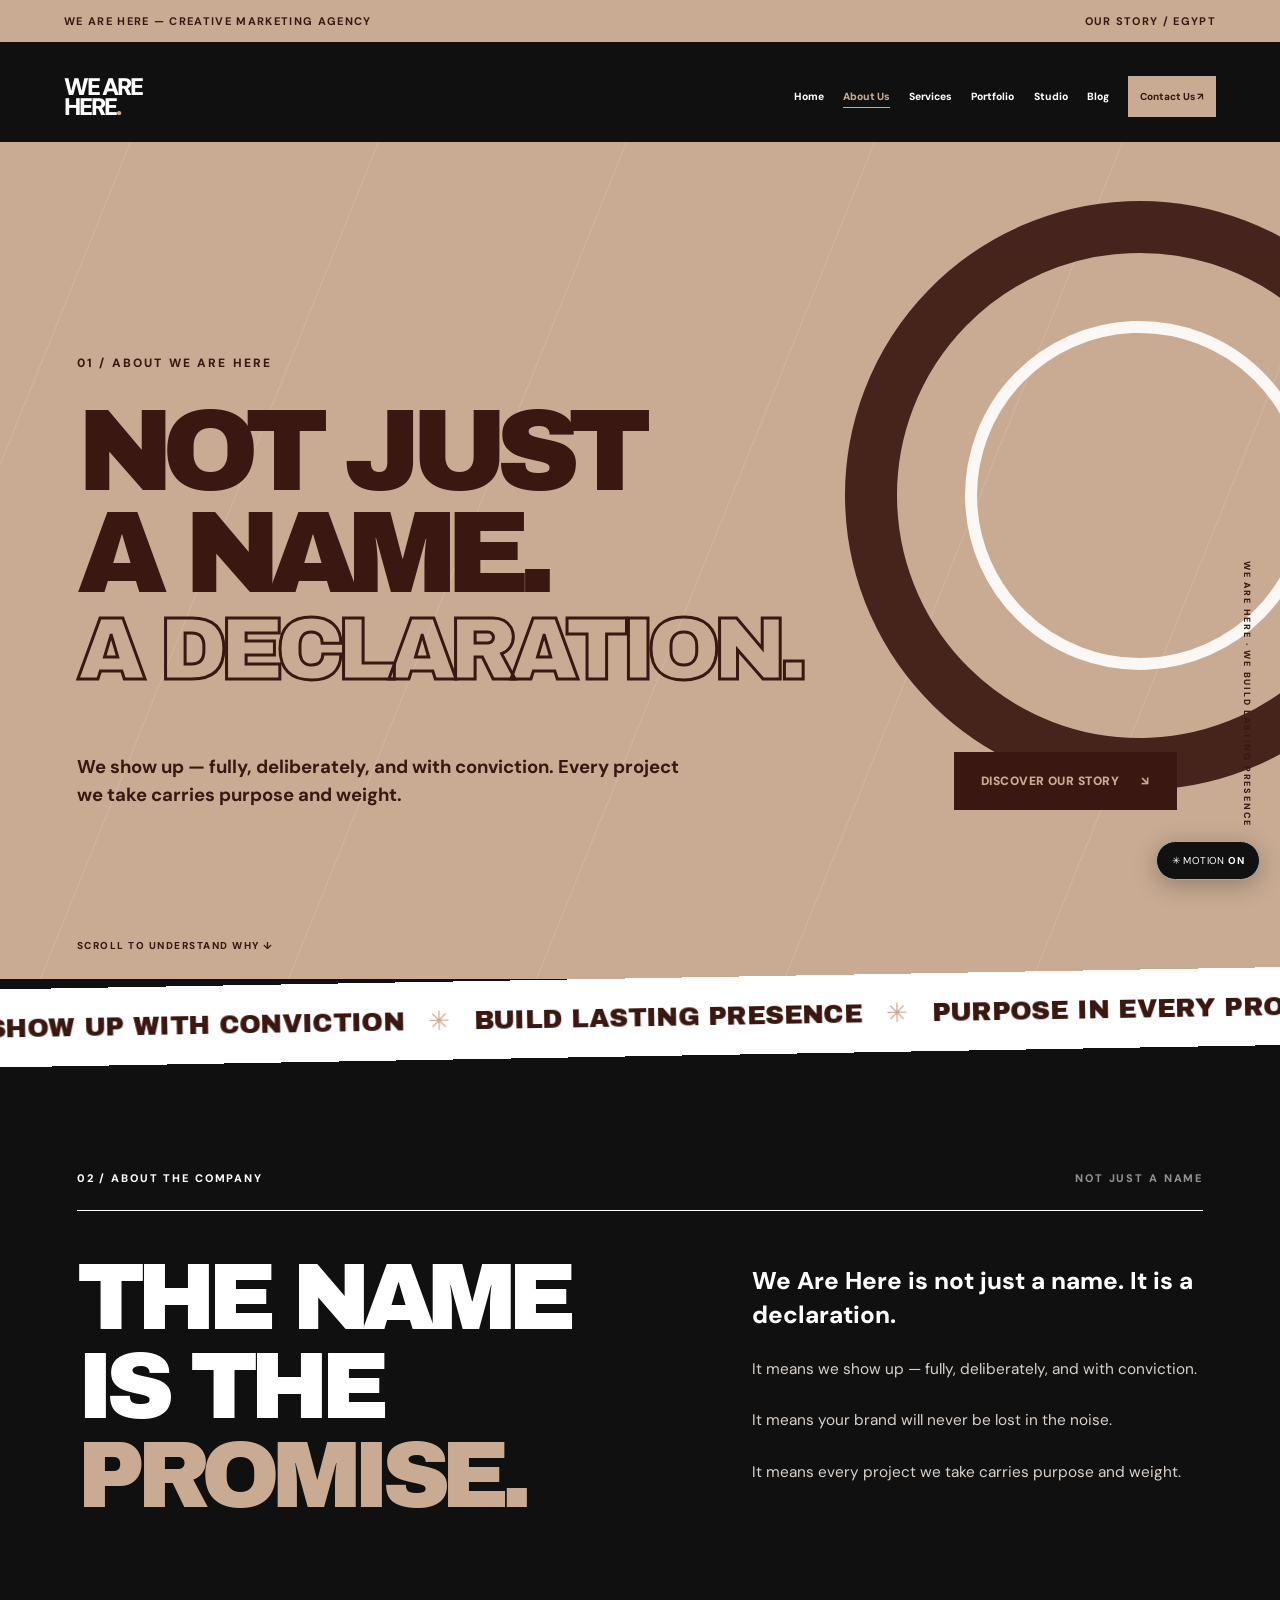
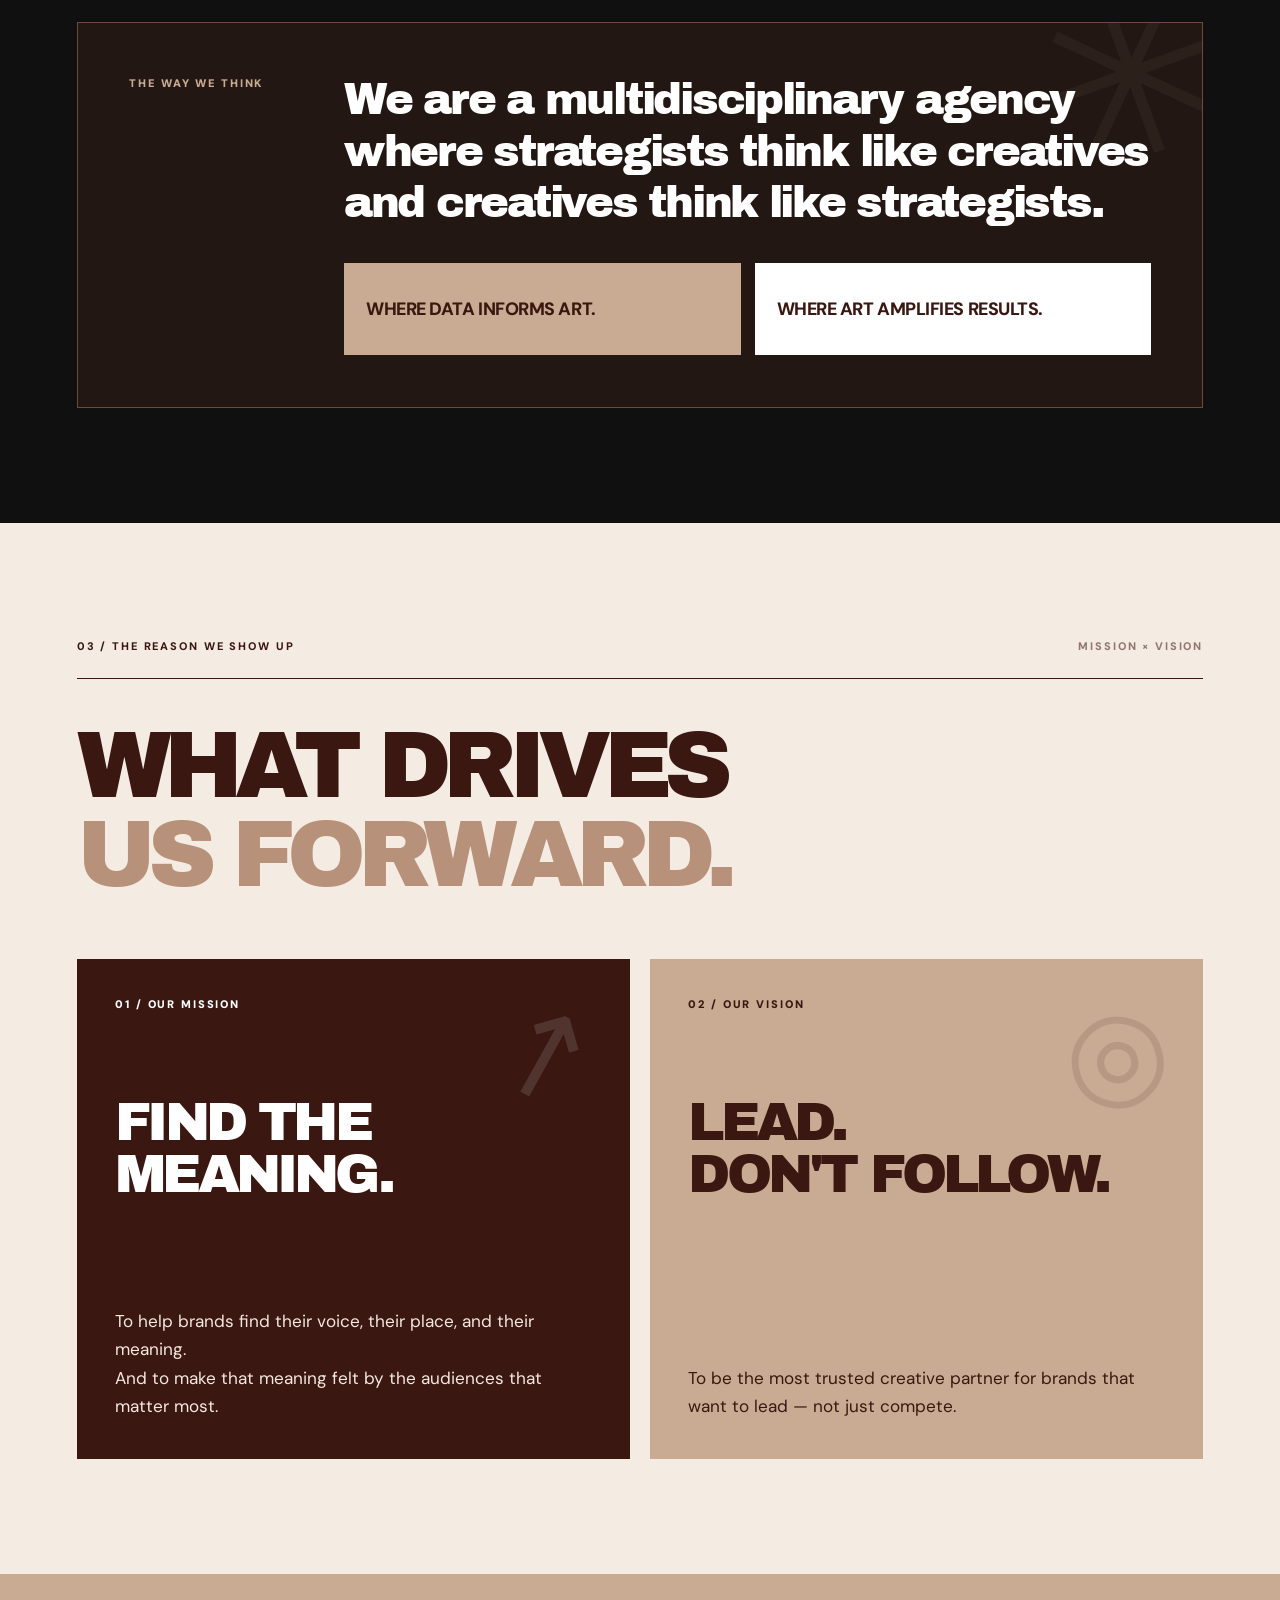
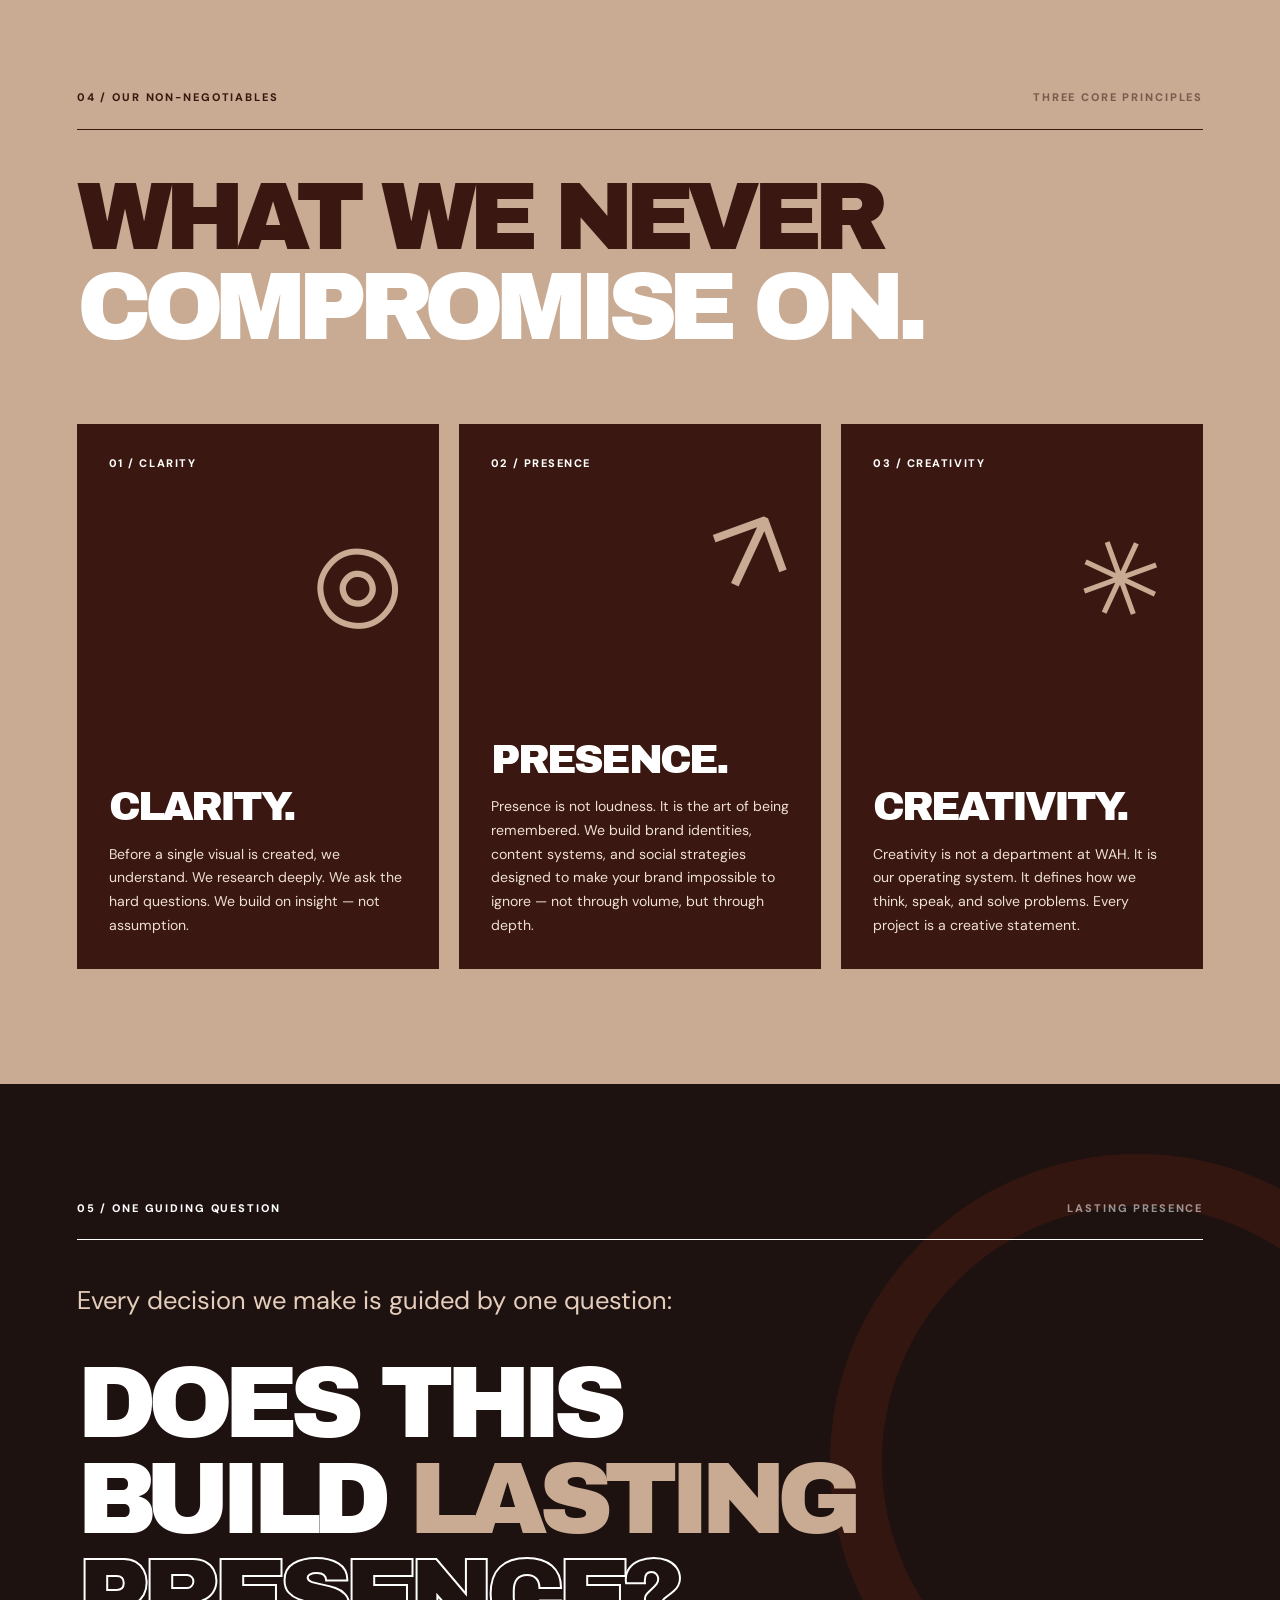
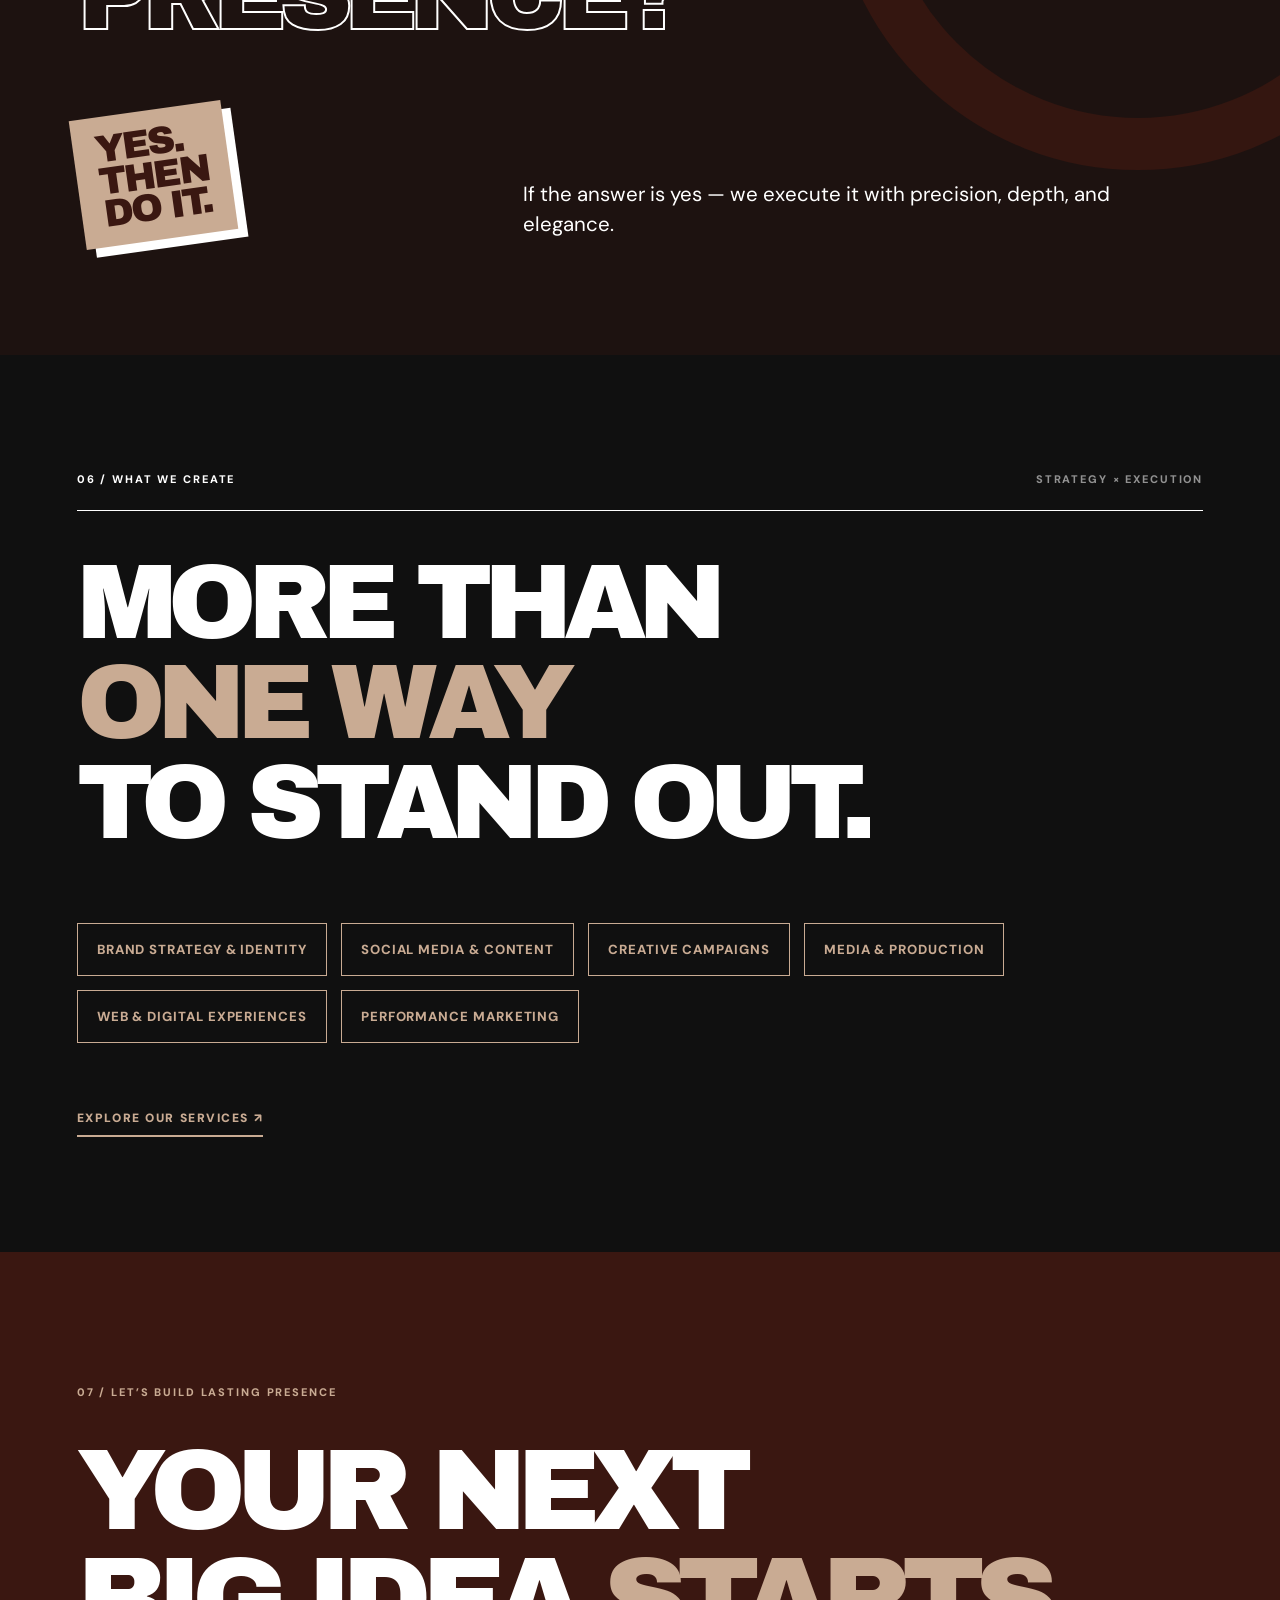
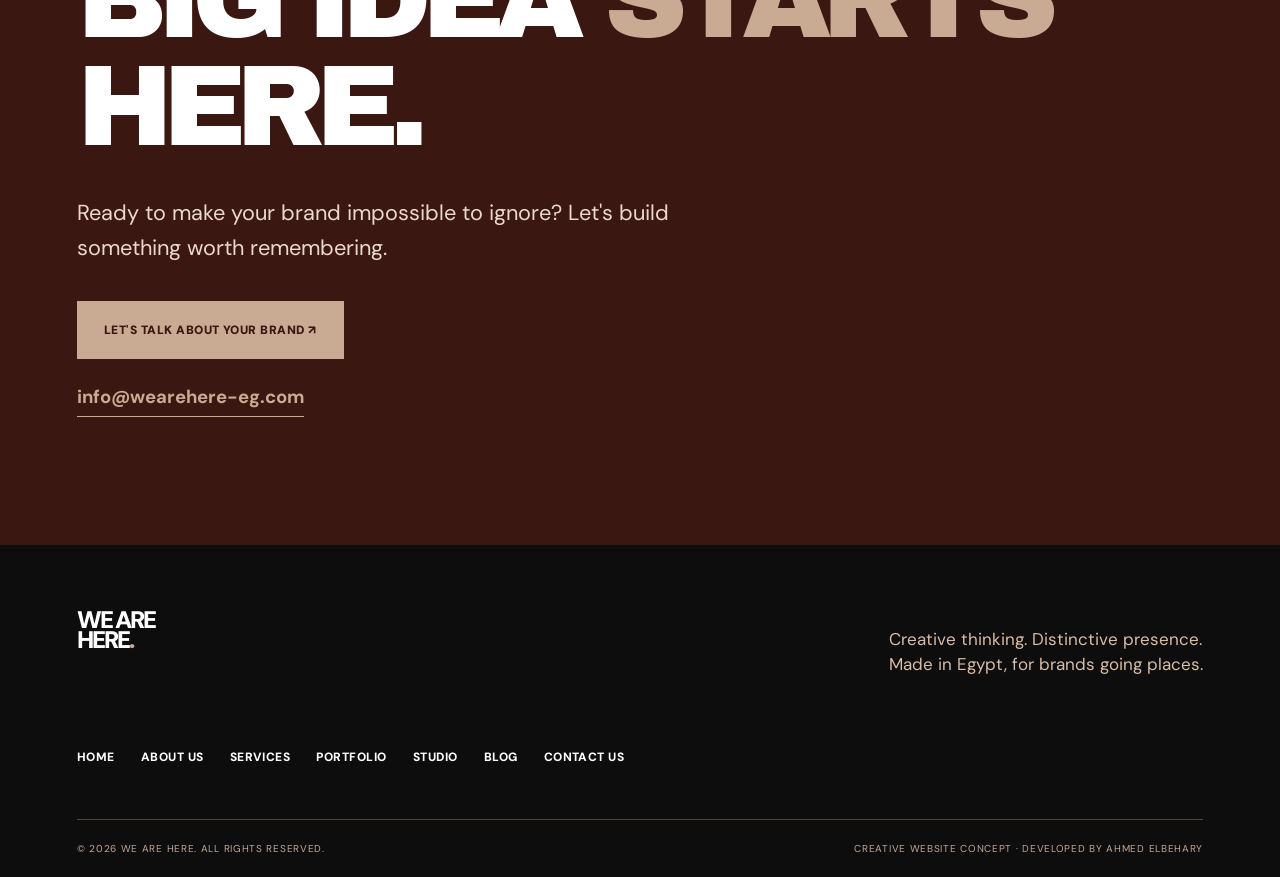
<file: about.html>
<!doctype html>
<html lang="en">
<head>
 <meta charset="utf-8">
 <meta name="viewport" content="width=device-width,initial-scale=1">
 <meta name="theme-color" content="#3A1711">
 <meta name="description" content="We Are Here is not just a name. It is a declaration. Discover our mission, vision, and the clarity, presence, and creativity we never compromise on.">
 <meta property="og:type" content="website">
 <meta property="og:title" content="About We Are Here — Not Just a Name. A Declaration.">
 <meta property="og:description" content="We show up with conviction. We build lasting presence through clarity, presence and creativity.">
 <title>About Us — We Are Here Creative Agency</title>
 <link rel="canonical" href="https://ahmedelbehary-dev.github.io/we-are-here-concepts/about.html">
 <link rel="preconnect" href="https://fonts.googleapis.com">
 <link rel="preconnect" href="https://fonts.gstatic.com" crossorigin>
 <link href="https://fonts.googleapis.com/css2?family=Archivo+Black&family=DM+Sans:wght@400;500;600;700;800&family=Space+Grotesk:wght@400;500;600;700&display=swap" rel="stylesheet">
 <link rel="stylesheet" href="./style.css">
 <link rel="stylesheet" href="./brand.css">
 <link rel="stylesheet" href="./about.css">
</head>
<body>
 <main class="page b about-page" id="top">
  <div class="conceptbar"><span>WE ARE HERE — CREATIVE MARKETING AGENCY</span><span>OUR STORY / EGYPT</span></div>
  <nav class="site-nav" aria-label="Main navigation">
   <a class="wordmark" href="./" aria-label="We Are Here home">WE ARE<br>HERE<span>.</span></a>
   <button class="nav-toggle" type="button" aria-controls="primary-links" aria-expanded="false" aria-label="Open menu"><span></span><span></span><span></span></button>
   <div class="links" id="primary-links">
    <a href="./">Home</a><a class="active" aria-current="page" href="./about.html">About Us</a><a href="./#services">Services</a><a href="./#portfolio">Portfolio</a><a href="./#studio">Studio</a><a href="./#blog">Blog</a><a class="cta" href="./#contact">Contact Us ↗</a>
   </div>
  </nav>
  <section class="about-hero" aria-labelledby="about-heading">
   <div class="about-hero-noise" aria-hidden="true"></div>
   <div class="about-hero-orbit" aria-hidden="true"></div>
   <div class="about-hero-content">
    <span class="about-eyebrow">01 / ABOUT WE ARE HERE</span>
    <h1 id="about-heading">NOT JUST<br>A NAME.<br><span>A DECLARATION.</span></h1>
    <div class="about-hero-foot">
     <p>We show up — fully, deliberately, and with conviction. Every project we take carries purpose and weight.</p>
     <a class="about-btn about-btn-dark" href="#about-company">DISCOVER OUR STORY <span>↘</span></a>
    </div>
   </div>
   <span class="about-side-note" aria-hidden="true">WE ARE HERE · WE BUILD LASTING PRESENCE</span>
   <span class="about-hero-scroll">SCROLL TO UNDERSTAND WHY ↓</span>
  </section>
  <div class="about-marquee" aria-hidden="true">
   <div>SHOW UP WITH CONVICTION <span>✳</span> BUILD LASTING PRESENCE <span>✳</span> PURPOSE IN EVERY PROJECT <span>✳</span> SHOW UP WITH CONVICTION <span>✳</span> BUILD LASTING PRESENCE <span>✳</span> PURPOSE IN EVERY PROJECT <span>✳</span></div>
  </div>
  <section class="about-intro about-pad" id="about-company" aria-labelledby="intro-heading">
   <div class="about-section-head"><span class="about-kicker">02 / ABOUT THE COMPANY</span><span class="about-index">NOT JUST A NAME</span></div>
   <div class="about-intro-grid">
    <h2 class="about-display about-reveal" id="intro-heading">THE NAME<br>IS THE<br><span>PROMISE.</span></h2>
    <div class="about-intro-copy about-reveal">
     <p class="about-lead">We Are Here is not just a name. It is a declaration.</p>
     <p>It means we show up — fully, deliberately, and with conviction.</p>
     <p>It means your brand will never be lost in the noise.</p>
     <p>It means every project we take carries purpose and weight.</p>
    </div>
   </div>
   <div class="about-thinking about-reveal">
    <span class="about-thinking-label">THE WAY WE THINK</span>
    <p>We are a multidisciplinary agency where strategists think like creatives and creatives think like strategists.</p>
    <div class="about-thinking-duo"><span>WHERE DATA INFORMS ART.</span><span>WHERE ART AMPLIFIES RESULTS.</span></div>
   </div>
  </section>
  <section class="about-purpose about-pad" id="purpose" aria-labelledby="purpose-heading">
   <div class="about-section-head"><span class="about-kicker">03 / THE REASON WE SHOW UP</span><span class="about-index">MISSION × VISION</span></div>
   <h2 class="about-display about-reveal" id="purpose-heading">WHAT DRIVES<br><span>US FORWARD.</span></h2>
   <div class="about-purpose-grid">
    <article class="about-purpose-card mission about-reveal">
     <span class="about-purpose-label">01 / OUR MISSION</span><span class="about-purpose-mark" aria-hidden="true">↗</span>
     <h3>FIND THE<br>MEANING.</h3>
     <p>To help brands find their voice, their place, and their meaning.<br>And to make that meaning felt by the audiences that matter most.</p>
    </article>
    <article class="about-purpose-card vision about-reveal">
     <span class="about-purpose-label">02 / OUR VISION</span><span class="about-purpose-mark" aria-hidden="true">◎</span>
     <h3>LEAD.<br>DON'T FOLLOW.</h3>
     <p>To be the most trusted creative partner for brands that want to lead — not just compete.</p>
    </article>
   </div>
  </section>
  <section class="about-values about-pad" id="principles" aria-labelledby="values-heading">
   <div class="about-section-head"><span class="about-kicker">04 / OUR NON-NEGOTIABLES</span><span class="about-index">THREE CORE PRINCIPLES</span></div>
   <h2 class="about-display about-reveal" id="values-heading">WHAT WE NEVER<br><span>COMPROMISE ON.</span></h2>
   <div class="about-values-grid">
    <article class="about-value about-reveal">
     <span class="about-value-num">01 / CLARITY</span><div class="about-value-symbol" aria-hidden="true">◎</div>
     <h3>CLARITY.</h3>
     <p>Before a single visual is created, we understand. We research deeply. We ask the hard questions. We build on insight — not assumption.</p>
    </article>
    <article class="about-value about-reveal">
     <span class="about-value-num">02 / PRESENCE</span><div class="about-value-symbol" aria-hidden="true">↗</div>
     <h3>PRESENCE.</h3>
     <p>Presence is not loudness. It is the art of being remembered. We build brand identities, content systems, and social strategies designed to make your brand impossible to ignore — not through volume, but through depth.</p>
    </article>
    <article class="about-value about-reveal">
     <span class="about-value-num">03 / CREATIVITY</span><div class="about-value-symbol" aria-hidden="true">✳</div>
     <h3>CREATIVITY.</h3>
     <p>Creativity is not a department at WAH. It is our operating system. It defines how we think, speak, and solve problems. Every project is a creative statement.</p>
    </article>
   </div>
  </section>
  <section class="about-statement about-pad" aria-labelledby="statement-heading">
   <div class="about-section-head"><span class="about-kicker">05 / ONE GUIDING QUESTION</span><span class="about-index">LASTING PRESENCE</span></div>
   <p class="about-statement-intro about-reveal">Every decision we make is guided by one question:</p>
   <h2 class="about-display about-reveal" id="statement-heading">DOES THIS<br>BUILD <em>LASTING</em><br><span>PRESENCE?</span></h2>
   <div class="about-statement-bottom">
    <span class="about-statement-stamp" aria-hidden="true">YES.<br>THEN<br>DO IT.</span>
    <p>If the answer is yes — we execute it with precision, depth, and elegance.</p>
   </div>
  </section>
  <section class="about-offer about-pad" aria-labelledby="offer-heading">
   <div class="about-section-head"><span class="about-kicker">06 / WHAT WE CREATE</span><span class="about-index">STRATEGY × EXECUTION</span></div>
   <h2 class="about-display about-reveal" id="offer-heading">MORE THAN<br><span>ONE WAY</span><br>TO STAND OUT.</h2>
   <div class="about-services-list"><span>BRAND STRATEGY & IDENTITY</span><span>SOCIAL MEDIA & CONTENT</span><span>CREATIVE CAMPAIGNS</span><span>MEDIA & PRODUCTION</span><span>WEB & DIGITAL EXPERIENCES</span><span>PERFORMANCE MARKETING</span></div>
   <a class="about-text-link" href="./#services">EXPLORE OUR SERVICES ↗</a>
  </section>
  <section class="about-contact" id="contact" aria-labelledby="contact-heading">
   <span class="about-kicker">07 / LET’S BUILD LASTING PRESENCE</span>
   <h2 class="about-display about-reveal" id="contact-heading">YOUR NEXT<br>BIG IDEA <span>STARTS</span><br>HERE.</h2>
   <p>Ready to make your brand impossible to ignore? Let's build something worth remembering.</p>
   <a class="about-btn" href="mailto:info@wearehere-eg.com?subject=Let%27s%20Talk%20About%20Your%20Brand">LET'S TALK ABOUT YOUR BRAND ↗</a>
   <a class="about-contact-email" href="mailto:info@wearehere-eg.com">info@wearehere-eg.com</a>
  </section>
  <footer class="site-footer">
   <div class="footer-top"><a class="wordmark" href="./">WE ARE<br>HERE<span>.</span></a><p>Creative thinking. Distinctive presence.<br>Made in Egypt, for brands going places.</p></div>
   <div class="footer-links"><a href="./">Home</a><a href="./about.html">About Us</a><a href="./#services">Services</a><a href="./#portfolio">Portfolio</a><a href="./#studio">Studio</a><a href="./#blog">Blog</a><a href="./#contact">Contact Us</a></div>
   <div class="footer-bottom"><span>© 2026 WE ARE HERE. ALL RIGHTS RESERVED.</span><span>CREATIVE WEBSITE CONCEPT · DEVELOPED BY AHMED ELBEHARY</span></div>
  </footer>
 </main>
 <div id="about-progress" aria-hidden="true"></div>
 <button class="presenter about-motion" id="motion" type="button" aria-pressed="true">✳ MOTION <strong>ON</strong></button>
 <script type="module" src="./about.js"></script>
</body>
</html>
</file>
<file: style.css>
:root{font-family:'DM Sans',sans-serif;color:#121212;background:#e9e9e5;scroll-behavior:smooth}*{box-sizing:border-box}body{margin:0;overflow-x:hidden}button,a{font:inherit}button{cursor:pointer}a{color:inherit;text-decoration:none}::selection{background:#b8ff42;color:#121212}.switcher{position:fixed;z-index:100;top:16px;left:50%;transform:translateX(-50%);display:flex;align-items:center;gap:5px;padding:6px;background:rgba(10,10,10,.88);color:white;border:1px solid rgba(255,255,255,.15);box-shadow:0 12px 40px #0004;border-radius:999px;backdrop-filter:blur(18px);max-width:calc(100% - 18px)}.switcher button{border:0;background:transparent;color:#d9d9d9;border-radius:50px;padding:11px 16px;font-size:12px;font-weight:700;white-space:nowrap;transition:all .3s}.switcher button.active{background:#c1ff5a;color:#111}.switcher .label{font-size:10px;letter-spacing:.08em;padding:0 12px;color:#aaa;border-right:1px solid #555}.intro{position:fixed;z-index:200;inset:0;background:#101010;color:#fff;display:flex;align-items:center;justify-content:center;flex-direction:column;gap:15px;animation:introExit .7s ease 1.5s forwards;pointer-events:none}.intro strong{font:clamp(32px,7vw,90px) 'Archivo Black';letter-spacing:-.08em;animation:introPop 1s both}.intro small{letter-spacing:.4em;font-size:10px}@keyframes introPop{from{transform:scale(.65);filter:blur(20px);opacity:0}to{transform:scale(1);filter:blur(0);opacity:1}}@keyframes introExit{to{opacity:0;visibility:hidden}}.page{min-height:100vh;overflow:hidden}.conceptbar{display:flex;justify-content:space-between;gap:12px;align-items:center;padding:14px 5%;font-size:11px;letter-spacing:.12em;font-weight:700}.page nav{display:flex;align-items:center;justify-content:space-between;padding:36px 5% 22px;position:relative;z-index:4}.wordmark{font-weight:900;line-height:.82;letter-spacing:-.085em;font-size:23px}.links{display:flex;gap:28px;align-items:center;font-size:12px;font-weight:700}.links a:hover{text-decoration:underline;text-underline-offset:6px}.cta{display:inline-flex;align-items:center;justify-content:center;border:1px solid currentColor;padding:15px 22px;font-size:12px;font-weight:800;gap:30px;transition:transform .25s,background .25s,color .25s}.cta:hover{transform:translateY(-4px)}.tag{font-weight:800;font-size:11px;letter-spacing:.15em;text-transform:uppercase}.scrollnote{font-size:11px;font-weight:700;letter-spacing:.16em}.reveal{opacity:0;transform:translateY(54px);transition:opacity .85s cubic-bezier(.2,.7,.2,1),transform .85s cubic-bezier(.2,.7,.2,1)}.reveal.visible{opacity:1;transform:translateY(0)}.section-pad{padding:95px 6%}.section-head{display:flex;align-items:end;justify-content:space-between;gap:25px;margin-bottom:45px}.section-head h2{margin:10px 0 0;font-size:clamp(40px,6.5vw,106px);line-height:.92;letter-spacing:-.07em}.cardpic{display:block;object-fit:cover;width:100%;height:100%;transition:transform .8s cubic-bezier(.2,.7,.2,1),filter .6s}.imagewrap{overflow:hidden;position:relative}.imagewrap:hover .cardpic{transform:scale(1.09)}.subline{font-size:clamp(16px,2vw,23px);line-height:1.5;max-width:620px}.concept-footer{display:flex;justify-content:space-between;align-items:center;flex-wrap:wrap;gap:12px;padding:25px 6%;font-size:11px;border-top:1px solid currentColor}.nextbox{display:flex;align-items:center;justify-content:space-between;gap:20px;padding:90px 6%;flex-wrap:wrap}.nextbox h2{font-size:clamp(44px,8vw,130px);letter-spacing:-.075em;line-height:.94;margin:0}.tilt{transition:transform .3s ease;transform-style:preserve-3d}.motion-note{padding:12px 16px;font-size:11px;letter-spacing:.02em}.cursor{pointer-events:none;position:fixed;z-index:90;width:22px;height:22px;border-radius:50%;border:1px solid;transform:translate(-50%,-50%);transition:width .2s,height .2s,background .2s;mix-blend-mode:difference;color:#fff;opacity:0}.cursor.on{opacity:1}.cursor.big{width:68px;height:68px;background:#fff3}.b{background:#111;color:white}.b .conceptbar{background:#bbff58;color:#121212}.b nav{background:#111}.b .hero{background:#bbff58;color:#101010;min-height:730px;position:relative;display:flex;align-items:center;justify-content:center;flex-direction:column;overflow:hidden;text-align:center;padding:100px 6% 85px}.b .eyebrow{font-size:12px;font-weight:800;letter-spacing:.3em;margin:0 0 35px}.b .hero h1{font-family:'Archivo Black';font-size:clamp(74px,15.1vw,265px);letter-spacing:-.105em;line-height:.76;margin:0;position:relative;z-index:2}.b .hero h1 span{display:block;transition:transform .2s;will-change:transform}.b .hero h1 span:nth-child(2){-webkit-text-stroke:3px #101010;color:transparent}.b .hero p{font-weight:700;font-size:clamp(14px,1.8vw,21px);margin:38px auto 25px;max-width:600px}.b .sticker{position:absolute;background:#101010;color:#bbff58;padding:18px 25px;transform:rotate(-17deg);font-weight:900;left:3%;top:26%;z-index:3;box-shadow:10px 10px 0 #fff}.b .circle{position:absolute;right:-4%;bottom:-19%;width:320px;height:320px;border:30px solid #111;border-radius:50%;animation:spin 22s linear infinite}.b .marquee{overflow:hidden;background:#fff;color:#111;padding:20px 0;white-space:nowrap;font:25px 'Archivo Black';transform:rotate(-1.5deg) scale(1.02);position:relative;z-index:3}.b .marquee .track{display:inline-block;animation:marquee 21s linear infinite}.b .marquee i{font-style:normal;color:#8da93f;padding:0 20px}.b .manifesto{min-height:530px;display:flex;flex-direction:column;justify-content:center}.b .manifesto h2{font:clamp(50px,9vw,145px)/.96 'Archivo Black';letter-spacing:-.085em;margin:20px 0 0}.b .lime{color:#bbff58}.b .workgrid{display:grid;grid-template-columns:1.15fr 1fr;gap:22px}.b .project{min-height:450px;position:relative;background:#333}.b .project:nth-child(2){margin-top:90px}.b .project .imagewrap{height:390px}.b .project h3{font-size:25px;margin:15px 0 5px}.b .project p{font-size:12px;color:#bbb}.b .project:nth-child(2) .imagewrap{background:#fd7642}.b .services{background:#bbff58;color:#111}.b .service{display:flex;align-items:center;border-bottom:2px solid #111;gap:25px;padding:30px 0;transition:padding .3s,background .3s}.b .service:hover{padding-left:30px;background:#111;color:#bbff58}.b .service span{font-size:13px}.b .service h3{font:clamp(30px,6vw,82px) 'Archivo Black';letter-spacing:-.075em;margin:0;flex:1}.b .service b{font-size:30px}.b .nextbox{background:#bbff58;color:#111}.b .cta{background:#111;color:#bbff58;border-color:#111}.b .cta:hover{background:white;color:#111}.p{background:#e8e2d8;color:#26231f}.p .conceptbar{background:#ded6c9}.p nav{padding-top:38px}.p .wordmark{font-family:'Playfair Display';font-weight:600;font-size:26px;letter-spacing:-.05em}.p .cta{border-radius:40px;background:#282724;color:#fff}.p .hero{min-height:790px;padding:80px 6%;position:relative;display:grid;grid-template-columns:1fr .87fr;align-items:center;gap:5vw}.p .hero .hero-copy{z-index:3}.p .hero h1{font:clamp(65px,9vw,150px)/.91 'Playfair Display';letter-spacing:-.075em;margin:24px 0}.p .hero h1 em{font-weight:500;color:#c35a35}.p .hero-art{position:relative;height:590px}.p .hero-art img{width:86%;height:85%;object-fit:cover;filter:saturate(.68);position:absolute;right:1%;top:6%;border-radius:48% 48% 2% 2%;animation:floaty 7s ease-in-out infinite}.p .hero-art .orb{position:absolute;width:190px;height:190px;border-radius:50%;background:#c4643c;left:-10%;bottom:0%;mix-blend-mode:multiply;animation:floaty 5s ease-in-out infinite reverse}.p .hero-art .outline{position:absolute;border:1px solid #9a624f;border-radius:50%;width:300px;height:300px;right:-3%;top:-4%}.p .hero p{max-width:390px;line-height:1.7}.p .section-head h2,.p .nextbox h2{font-family:'Playfair Display';font-weight:500;letter-spacing:-.055em}.p .services{background:#262521;color:#f4ece0}.p .servicegrid{display:grid;grid-template-columns:repeat(2,1fr);gap:1px;background:#777}.p .service{padding:65px 30px;background:#262521;min-height:250px;transition:background .35s}.p .service:hover{background:#54402f}.p .service span{color:#dd8d6b;font-size:12px}.p .service h3{font:clamp(36px,4vw,65px) 'Playfair Display';margin:35px 0 13px}.p .workgrid{display:grid;grid-template-columns:repeat(3,1fr);gap:20px}.p .project .imagewrap{height:440px}.p .project:nth-child(2){margin-top:75px}.p .project:nth-child(3){margin-top:145px}.p .project h3{font:34px 'Playfair Display';margin:15px 0 7px}.p .project p{font-size:12px;color:#765c51}.p .process{background:#d5c6b4}.p .steps{display:grid;grid-template-columns:repeat(4,1fr);gap:20px}.p .step{border-top:1px solid #5d5448;padding-top:20px}.p .step h3{font:36px 'Playfair Display'}.p .step p{font-size:13px;line-height:1.6}.p .nextbox{background:#292823;color:white}.p .nextbox h2 em{color:#d69d82}.p .nextbox .cta{background:#df916e;color:#201d19}.c{background:#f4f1df;color:#182fa6;font-family:'Space Grotesk',sans-serif}.c .conceptbar{background:#ff7b46;color:#1429a2}.c nav .wordmark{font-family:'Archivo Black';font-size:24px;transform:rotate(-4deg)}.c .cta{border-radius:50px;background:#ff7943;color:#1429a2;border:2px solid #1429a2;box-shadow:5px 5px 0 #1429a2}.c .hero{min-height:790px;position:relative;overflow:hidden;background:#f4f1df;display:flex;align-items:center;justify-content:center;flex-direction:column;padding:130px 5% 90px;text-align:center}.c .hero:before{content:'';position:absolute;width:500px;height:500px;background:#ff7643;border-radius:50%;top:5%;left:-11%;animation:floaty 8s ease-in-out infinite}.c .hero h1{position:relative;z-index:2;font:clamp(75px,12.5vw,225px)/.82 'Archivo Black';letter-spacing:-.105em;margin:0;transform:rotate(-3deg);text-shadow:9px 9px 0 #ffb548}.c .hero h1 span{color:#ff7541;text-shadow:8px 8px 0 #1429a2}.c .hero p{font-size:18px;max-width:500px;margin:42px 0;position:relative;z-index:2;font-weight:600}.c .blob{position:absolute;width:160px;height:160px;border-radius:45% 55% 60% 40%;background:#c4ff51;right:3%;top:19%;border:5px solid #1429a2;animation:wiggle 8s ease-in-out infinite}.c .burst{position:absolute;font-size:clamp(90px,12vw,200px);color:#fe7445;bottom:1%;right:10%;animation:spin 19s linear infinite}.c .marquee{background:#1429a2;color:#faffbd;white-space:nowrap;overflow:hidden;padding:20px 0;font:25px 'Archivo Black';transform:rotate(2deg) scale(1.03)}.c .marquee .track{display:inline-block;animation:marquee 15s linear infinite}.c .work{background:#ff7643}.c .section-head h2{font-family:'Archivo Black';font-size:clamp(48px,7vw,110px)}.c .workgrid{display:grid;grid-template-columns:repeat(2,1fr);gap:22px}.c .project{background:#f3edce;border:3px solid #172ca4;box-shadow:9px 9px 0 #172ca4;padding:12px;transition:transform .35s}.c .project:hover{transform:rotate(2deg) translateY(-8px)}.c .project:nth-child(2){margin-top:65px}.c .project .imagewrap{height:350px}.c .project h3{font-size:29px;margin:14px 4px 5px}.c .project p{font-size:12px;margin:4px}.c .services{background:#d1ff5c}.c .servicegrid{display:grid;grid-template-columns:repeat(3,1fr);gap:20px}.c .service{border:3px solid #1429a2;border-radius:150px 150px 22px 22px;min-height:300px;text-align:center;padding:55px 17px 22px;background:#faf1da;transition:transform .4s}.c .service:hover{transform:translateY(-20px) rotate(-4deg)}.c .service span{font-size:45px}.c .service h3{font:clamp(21px,3vw,36px) 'Archivo Black';letter-spacing:-.04em}.c .lab{background:#1429a2;color:#fff}.c .lab h2{font:clamp(45px,7vw,100px)/.94 'Archivo Black';letter-spacing:-.07em}.c .labtool{display:grid;grid-template-columns:1fr 1fr;gap:35px;align-items:center}.c .poster{display:flex;align-items:center;justify-content:center;aspect-ratio:1.15;background:#ff7541;color:#1429a2;border-radius:15px;border:8px solid #f8f2d3;font:clamp(30px,5vw,75px)/.9 'Archivo Black';text-align:center;transform:rotate(-4deg);transition:background .4s,color .4s,transform .5s}.c .poster:hover{transform:rotate(2deg) scale(1.03)}.c .palette{display:flex;gap:12px;flex-wrap:wrap}.c .palette button{width:46px;height:46px;border:3px solid white;border-radius:50%;box-shadow:0 0 0 1px #333}.c .nextbox{background:#ff7643}.c .nextbox h2{font-family:'Archivo Black'}.c .nextbox .cta{background:#1429a2;color:white;box-shadow:6px 6px 0 #fff}@keyframes spin{to{transform:rotate(360deg)}}@keyframes floaty{50%{transform:translateY(-25px) rotate(4deg)}}@keyframes wiggle{50%{transform:rotate(35deg) scale(1.1)}}@keyframes marquee{to{transform:translateX(-50%)}}.image-label{position:absolute;top:15px;left:15px;background:#fff;color:#111;padding:8px 12px;font-size:10px;font-weight:800;letter-spacing:.1em}.presenter{position:fixed;right:20px;bottom:20px;z-index:110;background:#111;color:#fff;padding:12px 15px;border:1px solid #aaa;border-radius:50px;font-size:10px;letter-spacing:.04em;box-shadow:0 5px 25px #0004}.presenter strong{color:#b8ff42}.reduced .reveal{opacity:1;transform:none}.reduced *{animation:none!important;transition:none!important}@media(max-width:750px){.switcher{top:8px}.switcher .label{display:none}.switcher button{font-size:10px;padding:10px 9px}.page nav{padding-top:75px}.links{gap:11px}.links a:not(.cta){display:none}.section-pad{padding:65px 5%}.section-head{display:block}.hero{min-height:620px!important}.b .hero{min-height:650px!important}.b .sticker{top:18%;left:4%;font-size:10px;padding:11px}.b .circle{width:160px;height:160px;border-width:15px}.b .workgrid,.c .workgrid,.p .workgrid,.p .hero,.c .labtool{grid-template-columns:1fr}.b .project:nth-child(2),.c .project:nth-child(2),.p .project:nth-child(2),.p .project:nth-child(3){margin-top:0}.b .project .imagewrap,.c .project .imagewrap{height:300px}.p .hero{padding-top:80px}.p .hero-art{height:360px}.p .hero-art img{left:10%;right:auto;width:80%}.p .servicegrid,.p .steps{grid-template-columns:1fr 1fr}.p .service{min-height:200px;padding:30px 15px}.p .project .imagewrap{height:290px}.c .servicegrid{grid-template-columns:1fr}.c .service{min-height:190px;border-radius:120px 120px 20px 20px}.c .hero:before{width:220px;height:220px}.c .burst{right:0;bottom:6%}.c .blob{width:95px;height:95px}.presenter{bottom:8px;right:8px;font-size:9px}.cursor{display:none}}@media(prefers-reduced-motion:reduce){*,*:before,*:after{scroll-behavior:auto!important;animation-duration:.01ms!important;animation-iteration-count:1!important;transition-duration:.01ms!important}.reveal{opacity:1;transform:none}.intro{display:none}}


/* 04 — Immersive Dimension */
.d{background:#070912;color:#f3f5ff;font-family:'Space Grotesk',sans-serif}.d .conceptbar{background:#bbf7ef;color:#0b1224}.d nav{position:relative;z-index:10}.d .wordmark{font-family:'Archivo Black';letter-spacing:-.08em}.d .cta{background:#bbf7ef;color:#09111c;border-color:#bbf7ef;border-radius:99px}.d .hero{min-height:810px;height:min(900px,92svh);position:relative;display:flex;align-items:center;padding:8% 7%;isolation:isolate;overflow:hidden;background:radial-gradient(ellipse at 70% 42%,#18315c 0%,#0b1022 40%,#070912 78%)}#dimension-canvas{position:absolute;inset:0;width:100%;height:100%;display:block;z-index:0;touch-action:pan-y}.dimension-glow{position:absolute;inset:0;z-index:1;pointer-events:none;background:linear-gradient(90deg,rgba(7,9,18,.92) 0%,rgba(7,9,18,.55) 41%,transparent 78%)}.dimension-copy{position:relative;z-index:2;max-width:900px;pointer-events:none}.dimension-copy .cta{pointer-events:auto}.d .hero h1{font:clamp(62px,9vw,160px)/.89 'Archivo Black',sans-serif;letter-spacing:-.09em;margin:24px 0;text-shadow:0 8px 40px #0007}.d .hero h1 em{font-style:normal;color:#bbf7ef}.d .hero h1 span{color:#b99cff}.d .hero p{font-size:clamp(15px,1.6vw,21px);line-height:1.5;max-width:470px;margin-bottom:32px;color:#c7d4e8}.dimension-hint{position:absolute;bottom:40px;right:6%;z-index:2;font-size:11px;letter-spacing:.16em;color:#c1d8ef}.dimension-hint span{font-size:25px}.dimension-ticker{overflow:hidden;white-space:nowrap;background:#bbf7ef;color:#08111b;padding:16px 0;font:22px 'Archivo Black'}.dimension-ticker .track{display:inline-block;animation:marquee 19s linear infinite}.dimension-statement{background:#b99cff;color:#0b1020;min-height:550px}.dimension-statement h2{font:clamp(55px,9vw,142px)/.93 'Archivo Black';letter-spacing:-.085em;margin:35px 0}.dimension-statement h2 i{color:#f4fffc;font-style:normal}.dimension-statement p{max-width:600px;font-size:22px}.d .section-head h2,.dimension-services h2{font:clamp(50px,8vw,120px)/.93 'Archivo Black';letter-spacing:-.075em}.dimension-work{display:grid;grid-template-columns:1fr 1fr;gap:30px}.dimension-card:nth-child(2){margin-top:100px}.dimension-card-art{height:440px;position:relative;overflow:hidden;border:1px solid #586e98;display:flex;flex-direction:column;justify-content:space-between;padding:30px;isolation:isolate}.art-one{background:radial-gradient(circle at 60% 45%,#7456bd,#162957 60%,#0b152f)}.art-two{background:radial-gradient(circle at 50% 45%,#7a72b0,#1b3450 65%,#0a1b2b)}.dimension-card-art>span{font-size:12px;letter-spacing:.2em}.dimension-card-art strong{font:clamp(35px,5vw,78px)/.92 'Archivo Black';letter-spacing:-.08em;z-index:2}.dimension-card h3{font-size:30px;margin-bottom:4px}.dimension-card p{color:#9faec7}.holo-orb{width:250px;height:250px;position:absolute;top:10%;right:5%;border-radius:40% 60% 55% 45%;background:conic-gradient(from 30deg,#bbf7ef,#a38df5,#ed99d8,#6cfff0,#bbf7ef);filter:drop-shadow(0 0 45px #b99cffaa);animation:dimension-float 7s ease-in-out infinite alternate}.holo-ring{width:280px;height:280px;position:absolute;right:7%;top:9%;border:40px ridge #bbf7ef;border-radius:50%;box-shadow:0 0 55px #9df8f5aa,inset 0 0 35px #a47dff;animation:dimension-turn 9s linear infinite}.dimension-services{background:#bbf7ef;color:#0b1325}.dimension-services h2{margin:35px 0 70px}.dimension-service-list>div{display:flex;align-items:center;gap:30px;border-top:2px solid #0b1325;padding:24px 0;font:clamp(20px,4vw,56px) 'Archivo Black';letter-spacing:-.055em;transition:padding .3s,background .3s}.dimension-service-list>div:hover{padding-left:25px;background:#a5d9d3}.dimension-service-list span{font:13px 'DM Sans'}.dimension-service-list b{margin-left:auto}.d .nextbox{background:#b99cff;color:#0b1325}.d .nextbox h2{font-family:'Archivo Black'}.d .nextbox .cta{background:#0b1325;color:#fff}.d .concept-footer{color:#b9c4d8}@keyframes dimension-float{to{transform:translateY(-40px) rotate(50deg) scale(1.1);border-radius:55% 45% 40% 60%}}@keyframes dimension-turn{to{transform:rotateY(360deg) rotateZ(360deg)}}@media(max-width:760px){.switcher{max-width:calc(100% - 8px);gap:0;padding:4px}.switcher button{padding:10px 7px;font-size:9px}.d .hero{height:auto;min-height:690px!important;padding:120px 6% 80px}.d .hero h1{font-size:clamp(53px,12vw,95px)}.dimension-glow{background:linear-gradient(90deg,#070912c9,transparent)}.dimension-hint{bottom:20px;left:6%;right:auto;font-size:9px}.dimension-work{grid-template-columns:1fr}.dimension-card:nth-child(2){margin-top:0}.dimension-card-art{height:340px}.dimension-statement p{font-size:17px}}@media(prefers-reduced-motion:reduce){.holo-orb,.holo-ring,.dimension-ticker .track{animation:none!important}}

/* Design Lab 05 link */
.switcher .lab-five{display:inline-flex;align-items:center;justify-content:center;border-radius:99px;padding:12px 15px;background:#ff91c3;color:#17103b;font-size:11px;font-weight:900;white-space:nowrap;text-decoration:none;transition:transform .2s,background .2s}.switcher .lab-five:hover{background:#e8ff65;transform:translateY(-2px)}@media(max-width:760px){.switcher{flex-wrap:wrap;border-radius:22px;justify-content:center}.switcher .lab-five{padding:9px 10px;font-size:9px}}
</file>
<file: brand.css>
/* WE ARE HERE / OFFICIAL BOLD DIRECTION — brand palette from supplied logo
   Black #000000 · Deep Brown #3A1711 · Warm Beige #C9AB93 · White #FFFFFF
   All inherited Bold typography, layout geometry and animation classes remain intact.
*/
:root{--brand-black:#000;--brand-brown:#3a1711;--brand-beige:#c9ab93;--brand-white:#fff}
html{scroll-padding-top:90px}
body{background:#101010}
.b{background:#101010;color:#fff}
.b .conceptbar{background:var(--brand-beige);color:var(--brand-brown)}
.b .wordmark span{color:var(--brand-beige)!important}
.b nav{position:relative;z-index:12;background:#101010}
.b .site-nav .links{gap:clamp(10px,1.5vw,27px)}
.b .site-nav .links>a:not(.cta){white-space:nowrap;font-size:clamp(10px,.81vw,13px)}
.b .site-nav .links>a:hover{color:var(--brand-beige)}
.b .site-nav .links>.cta{background:var(--brand-beige);color:var(--brand-brown);border-color:var(--brand-beige);white-space:nowrap;padding:14px 18px}
.b .site-nav .links>.cta:hover{color:#fff;background:var(--brand-brown);border-color:var(--brand-beige)}
.nav-toggle{display:none}
.b .hero{background:var(--brand-beige);color:var(--brand-brown)}
.b .hero h1{font-size:clamp(67px,13.1vw,245px);white-space:nowrap}
.b .hero h1>span{display:block}
.b .hero h1 span:nth-child(2){color:inherit;-webkit-text-stroke:0}
.b .hero h1>span:nth-child(2),.b .hero h1>span:nth-child(2) .motion-letter{color:transparent;-webkit-text-stroke:3px var(--brand-brown)}
.b .hero h1 .motion-letter{display:inline-block!important}
.b .hero .sticker{background:var(--brand-brown);color:var(--brand-beige);box-shadow:10px 10px 0 #fff}
.b .hero .circle{border-color:var(--brand-brown)}
.b .hero .cta{background:var(--brand-brown);color:var(--brand-beige);border-color:var(--brand-brown)}
.b .hero .cta:hover{color:var(--brand-brown);background:#fff}
.b .marquee{background:#fff;color:var(--brand-brown)}
.b .marquee i{color:var(--brand-beige)}
.b .lime{color:var(--brand-beige)}
.b .manifesto{min-height:560px}
.b .manifesto .subline{max-width:800px}
.section-link{margin-top:22px;display:inline-flex;align-self:flex-start;color:var(--brand-beige);border-bottom:1px solid;padding-bottom:7px;font-weight:800;font-size:12px;letter-spacing:.13em}
.b .portfolio-section{background:#111}
.b .portfolio-section .workgrid{grid-template-columns:1.15fr 1fr;row-gap:60px}
.b .portfolio-section .project{background:transparent;min-height:auto}
.b .project h3{color:#fff}
.b .project p{color:var(--brand-beige)}
.b .portfolio-note{color:#b7a49a;font-size:12px;margin-top:36px;letter-spacing:.02em}
.b .project .image-label{background:var(--brand-beige);color:var(--brand-brown)}
.b .services{background:var(--brand-beige);color:var(--brand-brown)}
.b .services .section-head .subline{max-width:420px}
.b .services .service{border-color:var(--brand-brown);display:grid;grid-template-columns:35px minmax(0,1fr) minmax(140px,260px) 40px;gap:18px;min-height:120px}
.b .services .service:hover{background:var(--brand-brown);color:var(--brand-beige);padding-left:22px}
.b .services .service h3{font-size:clamp(24px,4vw,62px)}
.b .services .service p{font-size:13px;font-weight:600;line-height:1.6;margin:0;max-width:245px}
.b .services .service b{font-size:25px;text-align:right}
.b .studio{background:#111;color:#fff;overflow:hidden}
.b .studio .section-head h2,.b .journal .section-head h2{font-family:'Archivo Black';font-size:clamp(43px,6.5vw,105px);line-height:.93;letter-spacing:-.075em}
.studio-grid{display:grid;grid-template-columns:1.22fr .78fr;gap:6%;align-items:center}
.studio-stage{background:var(--brand-beige);min-height:630px;display:flex;justify-content:center;flex-direction:column;position:relative;overflow:hidden;color:var(--brand-brown);padding:65px 40px;isolation:isolate;cursor:crosshair}
.studio-stage>strong{font:clamp(52px,6.2vw,115px)/.91 'Archivo Black';letter-spacing:-.085em;position:relative;z-index:3;transform:translate(var(--hover-x,0px),var(--hover-y,0px)) rotate(-3deg);transition:transform .25s ease-out;pointer-events:none}
.studio-stage>strong em{font-style:normal;color:transparent;-webkit-text-stroke:2px var(--brand-brown)}
.studio-orbit{position:absolute;z-index:1;border:25px solid var(--brand-brown);border-radius:50%;width:380px;height:380px;right:-70px;top:0;animation:spin 18s linear infinite}
.studio-orbit.orbit-two{border:9px solid white;width:480px;height:480px;right:-180px;top:25%;animation-direction:reverse}
.studio-stamp{font:800 15px 'Archivo Black';line-height:1.1;position:absolute;z-index:4;top:8%;right:6%;padding:16px;background:#fff;color:var(--brand-brown);transform:rotate(16deg);box-shadow:7px 7px 0 var(--brand-brown)}
.studio-stage[data-mood=editorial]{background:#eee5da}
.studio-stage[data-mood=editorial]>strong{letter-spacing:-.09em;transform:translate(var(--hover-x,0px),var(--hover-y,0px)) rotate(2deg)}
.studio-stage[data-mood=pulse]{background:var(--brand-brown);color:var(--brand-beige)}
.studio-stage[data-mood=pulse]>strong em{color:transparent;-webkit-text-stroke:2px var(--brand-beige)}
.studio-stage[data-mood=pulse] .studio-orbit{border-color:var(--brand-beige);animation-duration:3.5s}
.studio-intro h3{font:clamp(32px,4.2vw,58px)/1 'Archivo Black';letter-spacing:-.07em;margin:25px 0}
.studio-intro>p{color:#c4b6aa;font-size:16px;line-height:1.75}
.studio-modes{display:flex;gap:9px;flex-wrap:wrap;margin-top:28px}
.studio-modes button{border:1px solid var(--brand-beige);background:transparent;color:var(--brand-beige);border-radius:100px;padding:13px 18px;font-size:11px;font-weight:800;letter-spacing:.08em}
.studio-modes button.selected,.studio-modes button:hover{background:var(--brand-beige);color:var(--brand-brown)}
.studio-hint{font-size:10px!important;letter-spacing:.15em;padding-top:19px}
.b .journal{background:#1d1411;color:#fff}
.journal-grid{display:grid;grid-template-columns:repeat(3,minmax(0,1fr));gap:17px}
.journal-card{border:1px solid #7c5945;background:#291a15;padding:32px;min-height:330px;display:flex;flex-direction:column;transition:transform .35s,background .35s}
.journal-card:hover{transform:translateY(-12px);background:#3a1711}
.journal-card .tag{color:var(--brand-beige)}
.journal-card h3{font:clamp(24px,2.6vw,41px)/1.1 'Archivo Black';letter-spacing:-.06em;margin:36px 0 14px}
.journal-card p{color:#ddcfc3;line-height:1.6;font-size:14px}
.journal-status{margin-top:auto;border-top:1px solid #7c5945;padding-top:18px;color:var(--brand-beige);font-size:11px;font-weight:800;letter-spacing:.1em}
.b .nextbox{background:var(--brand-brown);color:#fff;min-height:410px}
.b .nextbox .tag{color:var(--brand-beige)}
.b .nextbox .contact-heading p{max-width:580px;font-size:16px;line-height:1.7;color:#e6d5ca}
.b .nextbox .cta{background:var(--brand-beige);color:var(--brand-brown);border-color:var(--brand-beige)}
.b .nextbox .cta:hover{background:#fff;color:var(--brand-brown)}
.b .site-footer{background:#0d0d0d;color:white;padding:65px 6% 22px}
.footer-top{display:flex;align-items:start;justify-content:space-between;gap:24px}
.footer-top .wordmark{font-size:clamp(45px,5vw,90px);line-height:.8}
.footer-top p{font-size:17px;color:#d8bda7;line-height:1.5;max-width:320px}
.footer-links{display:flex;flex-wrap:wrap;gap:26px;padding:54px 0;border-bottom:1px solid #534339}
.footer-links a{font-size:12px;text-transform:uppercase;font-weight:800;letter-spacing:.04em}
.footer-links a:hover{color:var(--brand-beige)}
.footer-bottom{display:flex;justify-content:space-between;gap:20px;padding-top:22px;font-size:10px;letter-spacing:.07em;color:#c0a998}
.motion-burst{background:var(--brand-beige)!important;color:var(--brand-brown)!important}
.motion-progress{background:var(--brand-beige)}
.motion-toast{background:var(--brand-brown);color:var(--brand-beige)}
.presenter strong{color:var(--brand-beige)}
@media(max-width:1300px){
 .b .site-nav .links{gap:12px}
 .b .site-nav .links>a:not(.cta){font-size:10px}
 .b .site-nav .links>.cta{font-size:10px;padding:13px 11px}
 .b .service h3{font-size:clamp(25px,3.4vw,48px)}
}
@media(max-width:960px){
 .b .site-nav{padding-top:27px}
 .nav-toggle{display:flex;flex-direction:column;gap:5px;justify-content:center;align-items:center;width:46px;height:44px;border:1px solid var(--brand-beige);background:transparent;color:var(--brand-beige);margin-left:auto;z-index:15}
 .nav-toggle span{display:block;width:20px;height:2px;background:currentColor}
 .b .site-nav .links{display:none;position:absolute;left:0;right:0;top:100%;background:#101010;border-top:1px solid #584638;padding:22px 6% 30px;flex-direction:column;align-items:stretch;gap:0;box-shadow:0 25px 30px #0007}
 .b .site-nav .links.open{display:flex}
 .b .site-nav .links a{font-size:14px!important;padding:14px 5px}
 .b .site-nav .links .cta{text-align:center;margin-top:12px}
 .b .services .service{grid-template-columns:25px 1fr 22px}
 .b .services .service p{grid-column:2 / 3;grid-row:2;max-width:560px}
 .b .services .service b{grid-column:3;grid-row:1}
 .studio-grid{grid-template-columns:1fr;gap:30px}
 .studio-stage{min-height:500px}
 .journal-grid{grid-template-columns:repeat(2,minmax(0,1fr))}
}
@media(max-width:750px){
 .b .hero{padding-top:110px;min-height:620px}
 .b .hero h1{font-size:clamp(52px,14vw,100px)}
 .b .hero h1>span:nth-child(2),.b .hero h1>span:nth-child(2) .motion-letter{-webkit-text-stroke:2px var(--brand-brown)}
 .b .hero .sticker{top:14%;left:5%;font-size:10px;padding:10px}
 .b .portfolio-section .workgrid{grid-template-columns:1fr;gap:34px}
 .b .portfolio-section .project:nth-child(2){margin-top:0}
 .b .portfolio-section .project .imagewrap{height:310px}
 .b .services .service h3{font-size:clamp(24px,5vw,45px)}
 .studio-stage{min-height:390px;padding:25px}
 .studio-stage>strong{font-size:clamp(44px,11vw,80px)}
 .studio-stamp{font-size:11px}
 .journal-grid{grid-template-columns:1fr}
 .journal-card{min-height:275px}
 .footer-top,.footer-bottom{flex-direction:column}
 .b .nextbox{padding-top:70px;padding-bottom:70px}
}
@media(prefers-reduced-motion:reduce){
 .studio-orbit{animation:none}
 .studio-stage>strong{transition:none}
}
body.reduced .studio-orbit{animation:none}
</file>
<file: about.css>
/* ABOUT US / WE ARE HERE
   Bold visual language, same brand tokens as the selected direction.
   Isolated to .about-page so the existing homepage is unaffected.
*/
.about-page{
 --ink:#101010;--brown:var(--brand-brown,#3a1711);
 --sand:var(--brand-beige,#c9ab93);--ivory:#fffdf9;
 background:var(--ink);color:#fff;overflow:hidden;
}
.about-page .site-nav{display:flex;align-items:center;justify-content:space-between;padding:34px 5% 25px;background:#101010}
.about-page .site-nav .links{display:flex;align-items:center;gap:clamp(10px,1.5vw,27px)}
.about-page .site-nav .links>a:not(.cta){white-space:nowrap;font-weight:800;font-size:clamp(10px,.81vw,13px)}
.about-page .site-nav .links>a.active{color:var(--sand);text-decoration:underline;text-underline-offset:7px}
.about-page .wordmark{font:900 24px/.82 'DM Sans',sans-serif;letter-spacing:-.085em}
.about-page .wordmark span{color:var(--sand)}
.about-page .nav-toggle{display:none}
.about-pad{padding:clamp(85px,9vw,155px) 6%}
.about-section-head{display:flex;justify-content:space-between;gap:20px;align-items:center;border-bottom:1px solid currentColor;padding-bottom:22px;margin-bottom:42px}
.about-kicker,.about-index{font-size:11px;font-weight:800;letter-spacing:.17em;line-height:1.6}
.about-index{opacity:.54}
.about-display{font:clamp(47px,8.3vw,135px)/.94 'Archivo Black',sans-serif;letter-spacing:-.085em;margin:0}
.about-display span{color:var(--sand)}
.about-reveal{opacity:0;transform:translateY(54px);transition:opacity .85s cubic-bezier(.2,.8,.2,1),transform .85s cubic-bezier(.2,.8,.2,1)}
.about-reveal.visible{opacity:1;transform:translateY(0)}
.about-hero{position:relative;isolation:isolate;min-height:min(880px,93svh);padding:clamp(105px,10vw,165px) 6% 88px;background:var(--sand);color:var(--brown);display:flex;flex-direction:column;justify-content:center;overflow:hidden}
.about-hero-noise{position:absolute;z-index:-1;inset:0;background:repeating-linear-gradient(112deg,transparent 0 120px,#fff2 121px,#fff0 122px 230px);pointer-events:none}
.about-hero-orbit{position:absolute;z-index:-1;width:min(46vw,630px);aspect-ratio:1;right:-12vw;top:7%;border:52px solid var(--brown);border-radius:50%;transform:rotate(-24deg);animation:about-orbit 12s ease-in-out infinite alternate;opacity:.91;translate:var(--mx,0px) var(--my,0px);transition:translate .18s ease-out}
.about-hero-orbit::before{content:"";position:absolute;inset:14%;border:12px solid #fff;border-radius:50%}
.about-hero-content{width:min(1180px,100%);position:relative}
.about-eyebrow{display:inline-block;font:800 12px 'DM Sans',sans-serif;letter-spacing:.18em;margin-bottom:30px}
.about-hero h1{font:clamp(68px,10vw,174px)/.87 'Archivo Black',sans-serif;letter-spacing:-.1em;margin:0;max-width:1190px}
.about-hero h1 span{display:inline-block;white-space:normal;color:transparent;-webkit-text-stroke:3px var(--brown)}
.about-hero h1{animation:about-enter .9s ease both}
.about-hero-foot{display:flex;gap:45px;align-items:flex-end;justify-content:space-between;margin-top:55px;max-width:1000px}
.about-hero-foot p{max-width:490px;font-size:clamp(15px,1.45vw,20px);font-weight:700;line-height:1.5;margin:0}
.about-btn{display:inline-flex;align-items:center;justify-content:center;gap:22px;padding:20px 26px;background:var(--sand);color:var(--brown);border:1px solid currentColor;font-size:12px;font-weight:900;letter-spacing:.04em;white-space:nowrap;transition:transform .25s,background .25s,color .25s}
.about-btn:hover{transform:translateY(-6px);background:#fff}
.about-btn-dark{background:var(--brown);color:var(--sand);border-color:var(--brown)}
.about-btn-dark:hover{background:#fff;color:var(--brown)}
.about-side-note{position:absolute;top:50%;right:2.1%;font-size:9px;font-weight:800;letter-spacing:.2em;writing-mode:vertical-rl}
.about-hero-scroll{font-size:10px;font-weight:800;letter-spacing:.15em;position:absolute;left:6%;bottom:27px}
.about-marquee{overflow:hidden;white-space:nowrap;background:#fff;color:var(--brown);padding:23px 0;font:clamp(21px,2vw,32px) 'Archivo Black',sans-serif;transform:rotate(-1deg) scale(1.02);position:relative;z-index:2}
.about-marquee>div{display:inline-block;animation:about-marquee 26s linear infinite}
.about-marquee span{color:var(--sand);padding:0 14px}
.about-intro{background:#101010;color:#fff;min-height:610px}
.about-intro-grid{display:grid;grid-template-columns:1.15fr .85fr;gap:5vw;align-items:end}
.about-intro .about-display{font-size:clamp(54px,7.4vw,115px)}
.about-intro .about-display span{color:var(--sand)}
.about-intro-copy{max-width:570px;padding-bottom:10px}
.about-intro-copy p{font-size:clamp(15px,1.2vw,18px);line-height:1.78;color:#d9d0ca;margin:0 0 24px}
.about-intro-copy .about-lead{font-weight:800;font-size:clamp(19px,1.9vw,28px);line-height:1.4;color:#fff}
.about-text-link{display:inline-block;font-size:12px;letter-spacing:.13em;font-weight:900;color:var(--sand);border-bottom:2px solid var(--sand);padding:13px 0 9px;margin-top:9px;transition:letter-spacing .2s}
.about-text-link:hover{letter-spacing:.18em}
.about-values{background:var(--sand);color:var(--brown)}
.about-values .about-section-head{border-color:var(--brown)}
.about-values .about-display{font-size:clamp(55px,8vw,124px)}
.about-values .about-display span{color:#fff}
.about-values-grid{display:grid;grid-template-columns:repeat(3,minmax(0,1fr));gap:20px;margin-top:72px}
.about-value{position:relative;min-height:450px;background:var(--brown);color:#fff;padding:32px;display:flex;flex-direction:column;transition:transform .4s ease,background .4s}
.about-value:hover{transform:translateY(-16px);background:#2d120f}
.about-value-num{font-size:11px;font-weight:800;letter-spacing:.14em}
.about-value-symbol{font-size:105px;color:var(--sand);line-height:1;margin:auto 0;text-align:right;transform:rotate(-20deg);transition:transform .55s cubic-bezier(.2,1,.2,1)}
.about-value:hover .about-value-symbol{transform:rotate(22deg) scale(1.16)}
.about-value h3{font:clamp(28px,3.2vw,52px)/.96 'Archivo Black';letter-spacing:-.07em;margin:25px 0 16px}
.about-value p{font-size:14px;line-height:1.65;color:#eee0d4;margin:0}
.about-statement{background:#1d1210;color:#fff;min-height:650px;position:relative;isolation:isolate}
.about-statement::before{content:"";position:absolute;right:-13%;top:8%;width:40vw;height:40vw;min-width:300px;border-radius:50%;border:52px solid #3a1711;z-index:-1;opacity:.8}
.about-statement .about-display{font-size:clamp(53px,8.7vw,146px)}
.about-statement .about-display em{font-style:normal;color:var(--sand)}
.about-statement .about-display span{color:transparent;-webkit-text-stroke:2px #fff}
.about-statement-bottom{display:flex;align-items:end;justify-content:space-between;gap:45px;margin-top:67px}
.about-statement-bottom p{max-width:590px;font-size:clamp(17px,1.6vw,24px);line-height:1.5;margin:0}
.about-statement-stamp{font:clamp(18px,3vw,43px)/.85 'Archivo Black';letter-spacing:-.07em;background:var(--sand);color:var(--brown);transform:rotate(-10deg);padding:16px 22px;box-shadow:9px 9px 0 #fff}
.about-approach{background:#f6eee7;color:var(--brown)}
.about-approach-top{display:flex;justify-content:space-between;align-items:end;gap:42px}
.about-approach .about-display{font-size:clamp(50px,7.3vw,115px)}
.about-approach .about-display span{color:#9d725b}
.about-approach-top>p{max-width:345px;font-size:17px;line-height:1.65;margin:0 0 9px}
.about-steps{margin-top:65px;border-top:3px solid var(--brown)}
.about-step{display:grid;grid-template-columns:55px minmax(150px,1fr) minmax(180px,.9fr) 32px;align-items:center;gap:15px;border-bottom:2px solid var(--brown);padding:25px 8px;transition:padding-left .3s,background .3s}
.about-step:hover{background:var(--sand);padding-left:25px}
.about-step span{font-size:13px;font-weight:800}
.about-step h3{font:clamp(24px,3.5vw,58px)/1 'Archivo Black';letter-spacing:-.07em;margin:0}
.about-step p{font-size:14px;line-height:1.55;max-width:330px;margin:0}
.about-step b{font-size:26px}
.about-offer{background:#101010;color:#fff}
.about-offer .about-display{margin-bottom:70px}
.about-services-list{display:flex;flex-wrap:wrap;gap:14px;max-width:1320px;margin-bottom:45px}
.about-services-list span{padding:17px 19px;font-size:clamp(10px,1.03vw,14px);letter-spacing:.07em;font-weight:800;border:1px solid var(--sand);color:var(--sand);transition:background .3s,color .3s,transform .3s}
.about-services-list span:hover{background:var(--sand);color:var(--brown);transform:translateY(-5px)}
.about-contact{padding:clamp(100px,10vw,160px) 6%;background:var(--brown);color:#fff;text-align:left}
.about-contact .about-kicker{color:var(--sand)}
.about-contact .about-display{font-size:clamp(52px,9vw,145px);margin:35px 0}
.about-contact .about-display span{color:var(--sand)}
.about-contact p{font-size:clamp(17px,1.7vw,24px);line-height:1.6;max-width:650px;margin:0 0 35px;color:#ead8ce}
.about-contact .about-btn{border-color:var(--sand)}
#about-progress{position:fixed;top:0;left:0;height:4px;width:100%;background:var(--sand);transform:scaleX(0);transform-origin:left;z-index:99999;pointer-events:none}
.about-page .site-footer{background:#0d0d0d}
.about-motion strong{color:var(--sand)}
@keyframes about-enter{from{opacity:0;transform:translateY(65px)}to{opacity:1;transform:translateY(0)}}
@keyframes about-orbit{to{transform:rotate(18deg) translate(-20px,-40px) scale(1.08)}}
@keyframes about-marquee{to{transform:translateX(-50%)}}
@media(max-width:1200px){
 .about-page .site-nav .links{gap:12px}
 .about-page .site-nav .links>a:not(.cta){font-size:10px}
 .about-page .site-nav .links>.cta{font-size:10px;padding:13px 12px}
 .about-hero h1{font-size:clamp(67px,10vw,130px)}
}
@media(max-width:960px){
 .about-page .site-nav{padding-top:27px}
 .about-page .nav-toggle{display:flex;flex-direction:column;gap:5px;justify-content:center;align-items:center;width:46px;height:44px;border:1px solid var(--sand);background:transparent;color:var(--sand);margin-left:auto;z-index:15}
 .about-page .nav-toggle span{display:block;width:20px;height:2px;background:currentColor}
 .about-page .site-nav .links{display:none;position:absolute;left:0;right:0;top:100%;background:#101010;border-top:1px solid #584638;padding:22px 6% 30px;flex-direction:column;align-items:stretch;gap:0;box-shadow:0 25px 30px #0007}
 .about-page .site-nav .links.open{display:flex}
 .about-page .site-nav .links a{font-size:14px!important;padding:14px 5px}
 .about-page .site-nav .links .cta{text-align:center;margin-top:12px}
 .about-intro-grid{grid-template-columns:1fr}
 .about-values-grid{gap:12px}
 .about-value{min-height:385px;padding:23px}
 .about-approach-top{display:block}
 .about-approach-top>p{max-width:650px;margin:25px 0 0}
}
@media(max-width:750px){
 .about-pad{padding:75px 5%}
 .about-hero{min-height:700px;padding:100px 5% 75px}
 .about-hero h1{font-size:clamp(52px,11.5vw,95px)}
 .about-hero h1 span{-webkit-text-stroke:2px var(--brown)}
 .about-hero-orbit{width:340px;height:340px;right:-210px;top:20%;border-width:25px}
 .about-hero-foot{display:block;margin-top:40px}
 .about-hero-foot p{max-width:470px;margin-bottom:25px}
 .about-side-note{display:none}
 .about-eyebrow{font-size:10px}
 .about-section-head{align-items:start;gap:12px}
 .about-index{max-width:140px;text-align:right}
 .about-values-grid{grid-template-columns:1fr;gap:16px;margin-top:45px}
 .about-value{min-height:315px}
 .about-value-symbol{font-size:75px;margin:25px 0}
 .about-statement-bottom{gap:25px;flex-direction:column;align-items:start}
 .about-approach .about-display,.about-intro .about-display{font-size:clamp(48px,10vw,74px)}
 .about-step{grid-template-columns:30px 1fr 24px}
 .about-step p{grid-column:2 / 3;grid-row:2;max-width:530px}
 .about-step b{grid-column:3;grid-row:1}
}
@media(max-width:480px){
 .about-hero{min-height:650px}
 .about-hero h1{font-size:clamp(44px,11vw,62px)}
 .about-hero-foot p{font-size:15px}
 .about-btn{padding:17px 19px;font-size:11px}
 .about-statement .about-display{font-size:clamp(43px,11vw,66px)}
 .about-display{font-size:clamp(42px,11vw,72px)}
 .about-contact .about-display{font-size:clamp(44px,10vw,70px)}
 .about-statement-stamp{font-size:23px}
 .about-page .footer-links{gap:15px}
}
@media(prefers-reduced-motion:reduce){
 .about-reveal{opacity:1;transform:none;transition:none}
 .about-hero h1,.about-marquee>div,.about-hero-orbit{animation:none}
}
body.reduced .about-reveal{opacity:1;transform:none;transition:none}
body.reduced .about-hero h1,body.reduced .about-marquee>div,body.reduced .about-hero-orbit{animation:none}


/* AUTHENTIC ABOUT CONTENT — Nov 2026
   Keeps the selected Bold design, palette, and motion language.
   The agency's original copy is laid out as distinct storytelling sections.
*/
.about-hero h1{font-size:clamp(58px,9.1vw,154px);max-width:1420px}
.about-hero h1 span{
  display:block;font-size:.76em;letter-spacing:-.09em;
  line-height:1.05;max-width:100%;overflow-wrap:normal
}
.about-hero-foot{max-width:1100px}
.about-hero-foot p{max-width:610px}
.about-intro{background:#101010}
.about-thinking{
  margin-top:clamp(60px,8vw,125px);padding:clamp(26px,4vw,55px);
  background:#221713;border:1px solid #6d4b3b;
  display:grid;grid-template-columns:180px 1fr;gap:35px;
  position:relative;overflow:hidden
}
.about-thinking::before{
  content:"✳";position:absolute;right:-28px;top:-60px;
  font-size:230px;line-height:1;color:#c9ab9311;
  pointer-events:none;transform:rotate(-20deg)
}
.about-thinking-label{
  color:var(--sand);font-size:11px;font-weight:900;letter-spacing:.16em;
  align-self:start;line-height:1.65
}
.about-thinking>p{
  font:clamp(23px,3.4vw,51px)/1.18 'Archivo Black',sans-serif;
  letter-spacing:-.052em;margin:0;max-width:1050px;position:relative
}
.about-thinking-duo{grid-column:2;display:grid;grid-template-columns:1fr 1fr;gap:14px;position:relative}
.about-thinking-duo span{
  display:flex;align-items:center;min-height:92px;
  padding:18px 22px;color:var(--brown);background:var(--sand);
  font:800 clamp(14px,1.4vw,21px)/1.22 'DM Sans',sans-serif;
  letter-spacing:-.025em;
  transition:transform .3s,background .3s
}
.about-thinking-duo span:nth-child(2){background:#fff}
.about-thinking-duo span:hover{transform:translateY(-5px)}
.about-purpose{
  background:#f4ebe3;color:var(--brown);
  position:relative;overflow:hidden
}
.about-purpose .about-display{font-size:clamp(50px,7.4vw,113px);margin-bottom:60px}
.about-purpose .about-display span{color:#b79179}
.about-purpose-grid{display:grid;grid-template-columns:1fr 1fr;gap:20px}
.about-purpose-card{
  display:flex;flex-direction:column;position:relative;min-height:500px;
  padding:clamp(28px,3vw,52px);overflow:hidden;isolation:isolate;
  transition:transform .45s cubic-bezier(.2,.8,.2,1)
}
.about-purpose-card:hover{transform:translateY(-11px)}
.about-purpose-card.mission{background:var(--brown);color:white}
.about-purpose-card.vision{background:var(--sand);color:var(--brown)}
.about-purpose-label{font-size:11px;font-weight:900;letter-spacing:.17em}
.about-purpose-card h3{
  font:clamp(38px,4.25vw,70px)/.96 'Archivo Black',sans-serif;
  letter-spacing:-.07em;margin:85px 0 28px;position:relative;z-index:2
}
.about-purpose-card p{
  font-size:clamp(16px,1.34vw,20px);line-height:1.65;
  max-width:640px;margin:auto 0 0;position:relative;z-index:2
}
.about-purpose-card.mission p{color:#f4e8df}
.about-purpose-mark{
  position:absolute;top:35px;right:35px;font:120px/1 'Archivo Black',sans-serif;
  color:inherit;opacity:.12;transform:rotate(-16deg);
  transition:transform .7s,opacity .7s;pointer-events:none;z-index:1
}
.about-purpose-card:hover .about-purpose-mark{transform:rotate(32deg) scale(1.15);opacity:.22}
.about-values .about-display{font-size:clamp(46px,7.5vw,115px)}
.about-values-grid{align-items:stretch}
.about-value{min-height:545px}
.about-value h3{font-size:clamp(27px,3.2vw,48px);overflow-wrap:anywhere}
.about-value p{font-size:clamp(13px,1.1vw,16px);line-height:1.68}
.about-value-symbol{font-family:'DM Sans',sans-serif}
.about-statement-intro{
  font-size:clamp(18px,2vw,27px);line-height:1.5;
  color:#e5cdbc;margin:0 0 34px;max-width:680px
}
.about-statement .about-display{font-size:clamp(49px,8vw,124px)}
.about-statement .about-display span{color:transparent;-webkit-text-stroke:2px white}
.about-statement .about-display em{color:var(--sand)}
.about-statement-bottom p{max-width:680px}
.about-statement-stamp{transform:rotate(-8deg)}
@media(max-width:1050px){
  .about-thinking{grid-template-columns:1fr;gap:25px}
  .about-thinking-duo{grid-column:1}
  .about-purpose-card{min-height:460px}
  .about-purpose-card h3{margin-top:95px}
  .about-value{min-height:580px}
}
@media(max-width:750px){
  .about-hero h1{font-size:clamp(48px,10.8vw,88px)}
  .about-hero h1 span{font-size:.78em;-webkit-text-stroke:2px var(--brown)}
  .about-thinking{margin-top:70px}
  .about-thinking-duo{grid-template-columns:1fr}
  .about-thinking-duo span{min-height:72px}
  .about-purpose-grid{grid-template-columns:1fr}
  .about-purpose .about-display{font-size:clamp(42px,9vw,72px)}
  .about-purpose-card{min-height:370px}
  .about-purpose-card h3{font-size:clamp(35px,8vw,58px);margin:70px 0 25px}
  .about-value{min-height:360px}
  .about-value p{font-size:15px}
  .about-values .about-display{font-size:clamp(39px,8vw,66px)}
}
@media(max-width:480px){
  .about-hero h1{font-size:clamp(43px,10.3vw,57px)}
  .about-hero h1 span{font-size:.76em}
  .about-values .about-display{font-size:clamp(36px,7.8vw,47px)}
  .about-thinking>p{font-size:clamp(23px,6.5vw,30px)}
  .about-purpose-card{padding:27px;min-height:350px}
  .about-purpose-mark{font-size:88px;right:16px;top:20px}
  .about-statement .about-display{font-size:clamp(39px,9vw,57px)}
}
@media(prefers-reduced-motion:reduce){
  .about-purpose-card,.about-thinking-duo span{transition:none}
}
body.reduced .about-purpose-card,body.reduced .about-thinking-duo span{transition:none}


.about-contact-email{
 display:table;margin-top:26px;color:var(--sand);
 font:700 clamp(14px,1.45vw,20px) 'DM Sans',sans-serif;
 border-bottom:1px solid currentColor;padding-bottom:7px;
 transition:color .25s
}
.about-contact-email:hover{color:#fff}
</file>
